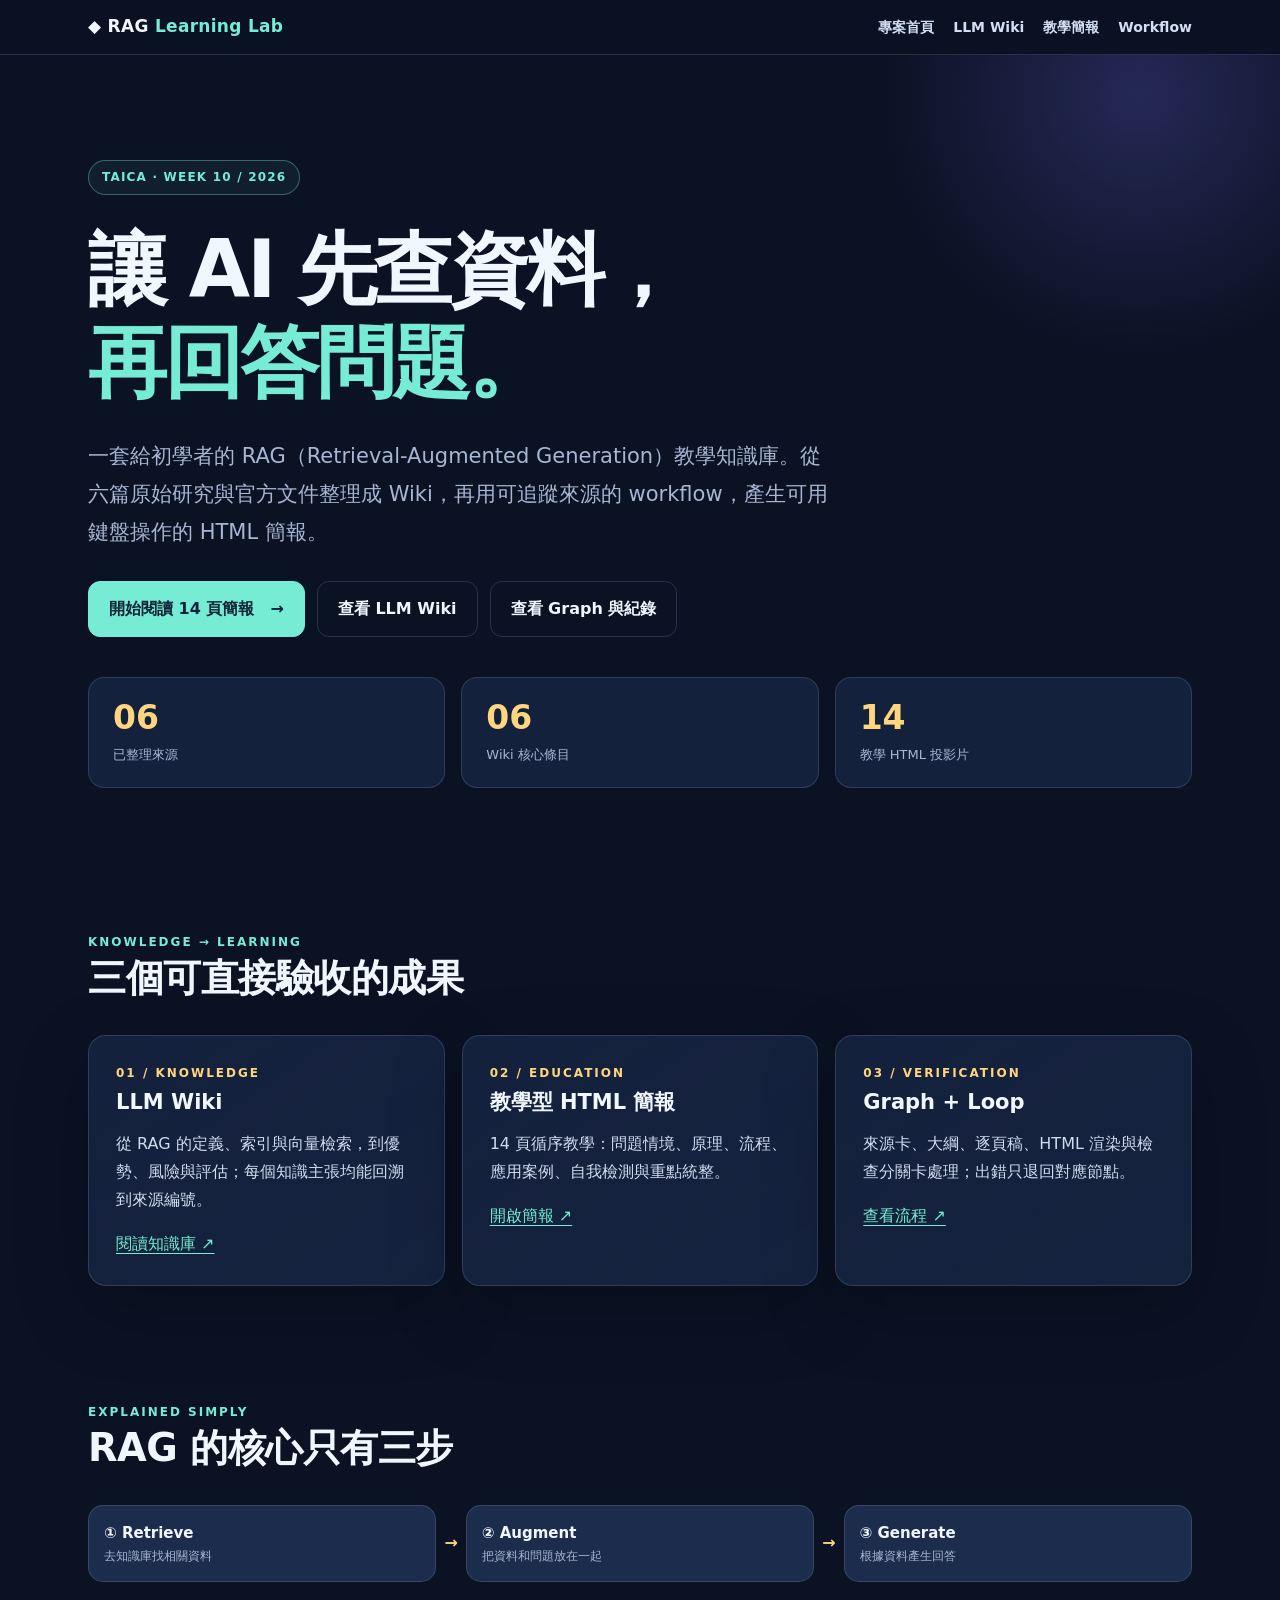
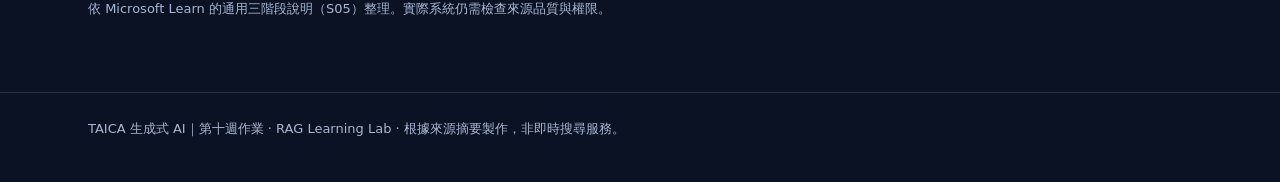
<file: index.html>
<!doctype html>
<html lang="zh-Hant"><head><meta charset="utf-8"><meta name="viewport" content="width=device-width,initial-scale=1"><meta name="description" content="RAG Learning Lab，第十週作業"><title>專案首頁｜RAG Learning Lab</title><link rel="stylesheet" href="assets/site.css"></head><body><header class="navbar"><div class="navinner"><a class="brand" href="index.html">◆ RAG <b>Learning Lab</b></a><nav class="navlinks" aria-label="主要導覽"><a href="index.html">專案首頁</a><a href="wiki.html">LLM Wiki</a><a href="slides.html">教學簡報</a><a href="workflow.html">Workflow</a></nav></div></header><main><div class="hero"><div class="shell"><span class="pill">TAICA · WEEK 10 / 2026</span><h1>讓 AI 先查資料，<br><em>再回答問題。</em></h1><p class="lead">一套給初學者的 RAG（Retrieval-Augmented Generation）教學知識庫。從六篇原始研究與官方文件整理成 Wiki，再用可追蹤來源的 workflow，產生可用鍵盤操作的 HTML 簡報。</p><div class="actions"><a class="btn" href="slides.html">開始閱讀 14 頁簡報　→</a><a class="btn secondary" href="wiki.html">查看 LLM Wiki</a><a class="btn secondary" href="workflow.html">查看 Graph 與紀錄</a></div><div class="statrow"><div class="stat"><strong>06</strong><span>已整理來源</span></div><div class="stat"><strong>06</strong><span>Wiki 核心條目</span></div><div class="stat"><strong>14</strong><span>教學 HTML 投影片</span></div></div></div></div><section class="content"><div class="shell"><div class="sectionhead"><div class="eyebrow">KNOWLEDGE → LEARNING</div><h2>三個可直接驗收的成果</h2></div><div class="grid3"><article class="panel"><div class="num">01 / KNOWLEDGE</div><h3>LLM Wiki</h3><p>從 RAG 的定義、索引與向量檢索，到優勢、風險與評估；每個知識主張均能回溯到來源編號。</p><a href="wiki.html">閱讀知識庫 ↗</a></article><article class="panel"><div class="num">02 / EDUCATION</div><h3>教學型 HTML 簡報</h3><p>14 頁循序教學：問題情境、原理、流程、應用案例、自我檢測與重點統整。</p><a href="slides.html">開啟簡報 ↗</a></article><article class="panel"><div class="num">03 / VERIFICATION</div><h3>Graph + Loop</h3><p>來源卡、大綱、逐頁稿、HTML 渲染與檢查分關卡處理；出錯只退回對應節點。</p><a href="workflow.html">查看流程 ↗</a></article></div></div></section><section class="content"><div class="shell"><div class="sectionhead"><div class="eyebrow">EXPLAINED SIMPLY</div><h2>RAG 的核心只有三步</h2></div><div class="flowline"><div class="flowbox">① Retrieve<span>去知識庫找相關資料</span></div><div class="arrow">→</div><div class="flowbox">② Augment<span>把資料和問題放在一起</span></div><div class="arrow">→</div><div class="flowbox">③ Generate<span>根據資料產生回答</span></div></div><p class="small" style="margin-top:16px">依 Microsoft Learn 的通用三階段說明（S05）整理。實際系統仍需檢查來源品質與權限。</p></div></section></main><footer class="footer"><div class="shell">TAICA 生成式 AI｜第十週作業 · RAG Learning Lab · 根據來源摘要製作，非即時搜尋服務。</div></footer></body></html>
</file>
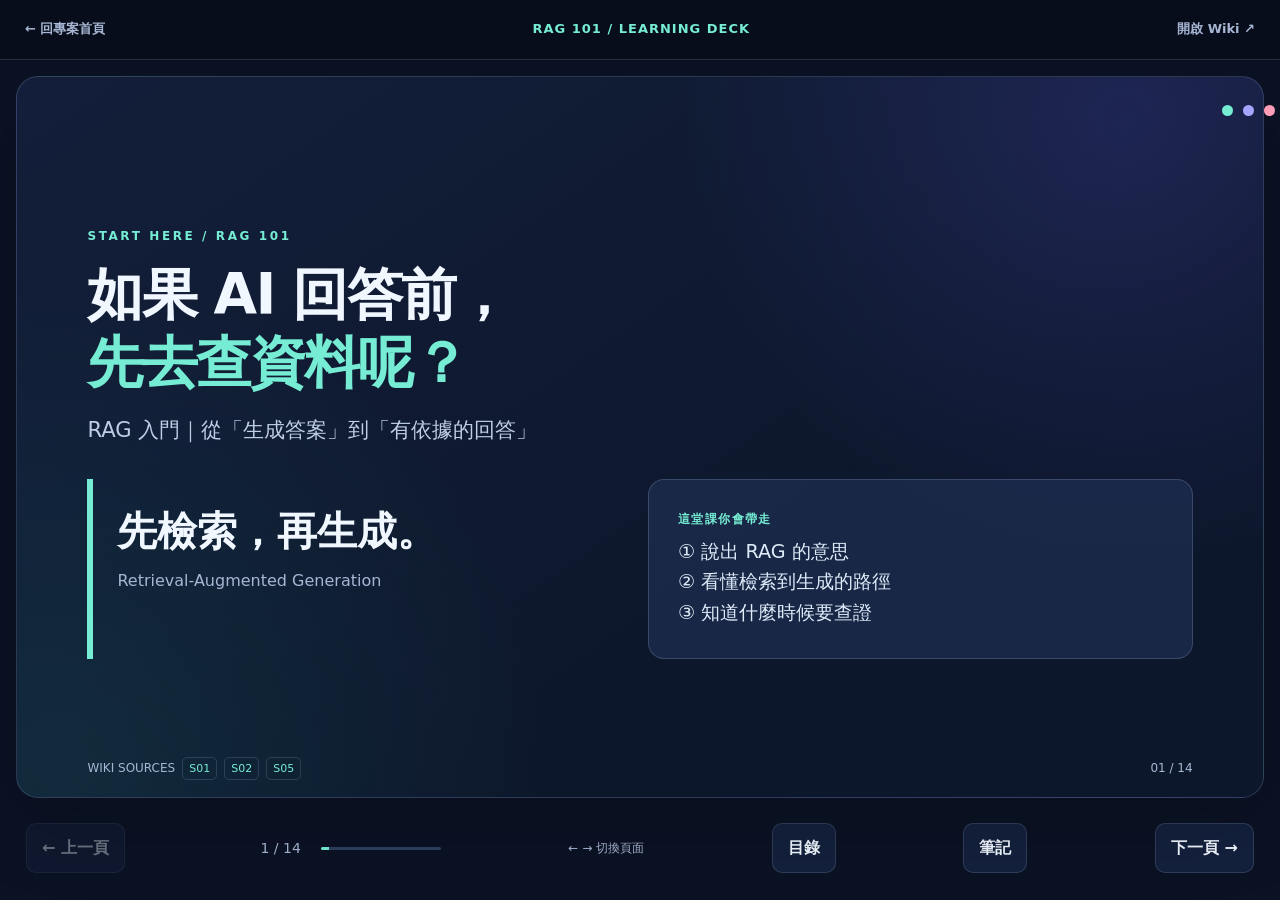
<file: slides.html>
<!doctype html><html lang="zh-Hant"><head><meta charset="utf-8"><meta name="viewport" content="width=device-width,initial-scale=1"><meta name="description" content="14 頁繁體中文 RAG 初學者教學簡報，根據 LLM Wiki 與六篇來源整理。"><title>RAG 101｜教學 HTML 簡報</title><link rel="stylesheet" href="assets/site.css">
<style>
body.deck-body{overflow-x:hidden}.deck-header{height:60px;display:flex;align-items:center;justify-content:space-between;gap:8px;border-bottom:1px solid var(--border);padding:0 25px;background:rgba(7,13,27,.95);position:relative;z-index:2}.deck-header a{text-decoration:none;color:var(--muted);font-weight:750;font-size:13px}.deck-header strong{color:var(--mint);letter-spacing:1px;font-size:13px}.deck-main{max-width:1400px;margin:0 auto;min-height:calc(100svh - 148px);display:flex;align-items:stretch;padding:16px}.slide{display:none;width:100%;min-height:calc(100svh - 178px);border:1px solid rgba(192,214,254,.17);background:radial-gradient(circle at 89% 6%,rgba(99,91,238,.19),transparent 34%),radial-gradient(circle at 4% 96%,rgba(38,194,165,.1),transparent 35%),linear-gradient(145deg,#131f3a,#0d172c 65%);border-radius:22px;padding:clamp(28px,5vw,70px) clamp(25px,5.5vw,76px) 53px;position:relative;box-shadow:0 25px 80px rgba(0,0,0,.2);flex-direction:column;justify-content:center}.slide.active{display:flex}.slide:before{content:"";position:absolute;top:28px;right:30px;width:11px;height:11px;border-radius:50%;background:var(--mint);box-shadow:21px 0 var(--purple),42px 0 var(--rose)}.deck-eyebrow{font-weight:900;font-size:12px;color:var(--mint);letter-spacing:2.6px;margin-bottom:14px}.slide-title{font-size:clamp(32px,4.4vw,67px);line-height:1.21;letter-spacing:-1.8px;margin:0 0 14px;font-weight:900;max-width:1080px}.slide-title span{color:var(--mint)}.slide-sub{color:#bfcee5;font-size:clamp(15px,1.65vw,22px);max-width:980px;margin:0 0 clamp(18px,3vw,30px)}.slide-body{width:100%}.two,.three,.four{display:grid;gap:16px}.two{grid-template-columns:repeat(2,minmax(0,1fr))}.three{grid-template-columns:repeat(3,minmax(0,1fr))}.four{grid-template-columns:repeat(4,minmax(0,1fr))}.slide-panel{background:rgba(34,53,91,.57);border-radius:16px;border:1px solid rgba(206,219,251,.18);padding:clamp(18px,2.5vw,29px);min-width:0}.slide-panel p{font-size:clamp(15px,1.5vw,20px);line-height:1.6;margin:7px 0 0;color:#dfebf9}.slide-panel h3{font-size:clamp(18px,1.9vw,27px);line-height:1.3;margin:8px 0}.slide-panel.good{border-color:rgba(117,236,211,.55);background:rgba(117,236,211,.08)}.slide-panel.bad{border-color:rgba(255,156,183,.45);background:rgba(255,156,183,.065)}.kicker{font-size:12px;letter-spacing:1.4px;color:var(--mint);text-transform:uppercase;font-weight:850}.card-no{font-weight:850;font-size:18px;letter-spacing:1px;color:var(--gold)}.huge{font-size:55px;line-height:1.5}.bigquote{border-left:6px solid var(--mint);padding:26px 24px;font-size:clamp(26px,3.1vw,48px);font-weight:900;line-height:1.35}.bigquote small{display:block;font-size:16px;color:var(--muted);font-weight:500;margin-top:12px}.steps{display:flex;align-items:stretch;gap:12px}.step{flex:1;min-width:0;padding:25px 15px;text-align:center;background:var(--surface2);border:1px solid var(--border);border-radius:16px}.step b{display:block;color:var(--gold);font-size:35px}.step strong{display:block;font-size:clamp(18px,2vw,29px);line-height:1.4}.step small{display:block;color:var(--muted);font-size:clamp(13px,1.2vw,17px);margin-top:9px}.compact{margin-top:18px;text-align:center;font-size:17px;color:#dce7f8}.slide-hint{margin:17px 0 0;color:var(--gold);font-size:15px}.example{display:grid;gap:13px}.bubble{border-radius:14px;padding:15px 23px;font-size:clamp(15px,1.75vw,22px);border:1px solid var(--border);max-width:88%}.bubble.q{background:var(--surface2)}.bubble.doc{justify-self:center;background:rgba(167,164,255,.13);border-color:rgba(167,164,255,.4)}.bubble.ans{justify-self:end;background:rgba(117,236,211,.1);border-color:rgba(117,236,211,.5)}.endlinks{display:flex;gap:20px;flex-wrap:wrap;margin-top:25px}.endlinks a{font-weight:800}.quiz{display:grid;gap:11px;max-width:1000px}.quiz-option{text-align:left;background:var(--surface2);padding:15px 20px;border-radius:13px;border:1px solid var(--border);color:var(--ink);cursor:pointer;font-size:clamp(15px,1.6vw,20px)}.quiz-option:hover,.quiz-option:focus-visible{outline:2px solid var(--mint)}.quiz-option.correct{border-color:var(--mint);background:rgba(117,236,211,.12)}.quiz-option.incorrect{border-color:var(--rose);background:rgba(255,156,183,.12)}.quiz-result{font-size:16px;color:var(--gold);margin:8px 0 0}.slide-citations{font-size:12px;position:absolute;bottom:17px;left:clamp(25px,5.5vw,76px);right:clamp(25px,5.5vw,76px);color:#a6b7d3;display:flex;gap:7px;flex-wrap:wrap;align-items:center}.slide-citations a{border:1px solid var(--border);font-size:11px;color:var(--mint);border-radius:5px;padding:1px 6px;text-decoration:none}.deck-nav{min-height:74px;display:flex;justify-content:space-between;align-items:center;gap:9px;max-width:1400px;margin:0 auto;padding:6px 26px 12px}.navbutton{border:1px solid var(--border);padding:10px 15px;background:var(--surface);border-radius:10px;color:var(--ink);font-weight:750;cursor:pointer}.navbutton:hover{border-color:var(--mint)}.navbutton:disabled{opacity:.4;cursor:not-allowed}.counter{color:var(--muted);min-width:56px;text-align:center;font-size:14px}.progress{height:3px;width:120px;background:#2d405e;border-radius:100px;overflow:hidden}.progress i{height:100%;display:block;background:var(--mint);transition:width .2s}.deck-help{color:var(--muted);font-size:12px}.deck-notes{display:none;background:var(--surface);border:1px solid var(--border);border-radius:12px;padding:18px 22px;margin-top:18px;color:#dce7f8}.deck-notes.visible{display:block}.deck-notes strong{color:var(--gold)}.deck-footer{display:none}.outline-dialog{border:1px solid var(--border);background:#152443;color:var(--ink);border-radius:17px;max-height:85svh;width:min(620px,92vw);padding:27px;box-shadow:var(--shadow)}.outline-dialog::backdrop{background:rgba(0,0,0,.7)}.outline-dialog button{display:block;color:var(--ink);border:0;background:transparent;padding:9px 0;text-align:left;cursor:pointer;width:100%;border-bottom:1px solid var(--border)}.outline-dialog button:hover{color:var(--mint)}.outline-dialog button.close{width:auto;margin-left:auto;color:var(--mint);border:1px solid var(--border);border-radius:8px;padding:5px 10px}
@media(max-width:780px){.deck-header{padding:0 14px}.deck-header a{font-size:12px}.deck-main{padding:8px;min-height:auto}.slide{padding:32px 23px 58px;min-height:calc(100svh - 155px)}.slide-title{letter-spacing:-.4px;font-size:clamp(31px,7vw,44px)}.slide-sub{margin-bottom:16px}.three,.four,.two{grid-template-columns:1fr}.three,.four{gap:8px}.slide-panel{padding:14px 17px}.slide-panel h3{font-size:18px;margin:3px 0}.slide-panel p{font-size:14px;line-height:1.4}.slide-hint{font-size:12px}.slide-citations{bottom:14px;left:23px;right:23px}.deck-nav{padding:5px 12px 12px}.deck-help{display:none}.progress{width:60px}.steps{flex-direction:column;gap:8px}.step{padding:9px;display:grid;grid-template-columns:46px 1fr;column-gap:12px;text-align:left}.step b{grid-row:span 2;font-size:28px;align-self:center}.step strong{font-size:17px}.step small{font-size:12px;margin:0}.bigquote{font-size:27px;padding:15px}.huge{display:none}.example .bubble{max-width:100%;font-size:14px;padding:9px 14px}.quiz-option{font-size:14px;padding:12px}.slide:before{top:13px;right:65px;width:7px;height:7px;box-shadow:13px 0 var(--purple),26px 0 var(--rose)}.deck-notes{font-size:14px}}
@media print{@page{size:A4 landscape;margin:0}html,body{background:#0b1224!important;color:#f1f7ff!important}.deck-header,.deck-nav,.deck-notes,.outline-dialog,.deck-footer{display:none!important}.deck-main{padding:0;display:block;max-width:none}.slide,.slide.active{display:flex!important;width:100vw;height:210mm!important;min-height:210mm!important;break-after:page;page-break-after:always;border:0;border-radius:0;box-shadow:none;-webkit-print-color-adjust:exact;print-color-adjust:exact}.slide-title{font-size:52px}.slide,.slide.active{padding:45px 58px 58px!important}.slide-citations{left:58px!important;right:58px!important}}
</style>
</head><body class="deck-body"><header class="deck-header"><a href="index.html">← 回專案首頁</a><strong>RAG 101 / LEARNING DECK</strong><a href="wiki.html">開啟 Wiki ↗</a></header><main class="deck-main" id="deck"><section class="slide active" id="slide-1" data-slide="1" data-sources="S01,S02,S05" aria-roledescription="投影片" aria-label="第 1 頁：如果 AI 回答前，先去查資料呢？" aria-hidden="false"><div class="deck-eyebrow">START HERE / RAG 101</div><h1 class="slide-title">如果 AI 回答前，<br><span>先去查資料呢？</span></h1><p class="slide-sub">RAG 入門｜從「生成答案」到「有依據的回答」</p><div class="slide-body"><div class="two"><div class="bigquote">先檢索，再生成。<small>Retrieval-Augmented Generation</small></div><div class="slide-panel"><div class="kicker">這堂課你會帶走</div><p>① 說出 RAG 的意思<br>② 看懂檢索到生成的路徑<br>③ 知道什麼時候要查證</p></div></div></div><div class="slide-citations"><span>WIKI SOURCES</span><a href="wiki.html#S01" title="開啟資料來源 S01">S01</a> <a href="wiki.html#S02" title="開啟資料來源 S02">S02</a> <a href="wiki.html#S05" title="開啟資料來源 S05">S05</a><span style="margin-left:auto">01 / 14</span></div><aside class="deck-notes"><strong>講者筆記：</strong>開場可以問同學：面對校內公告、公司新政策，你會想要 AI 從記憶回答，還是先查原始文件？</aside></section><section class="slide" id="slide-2" data-slide="2" data-sources="S02,S05,S06" aria-roledescription="投影片" aria-label="第 2 頁：先從 三個問題 開始" aria-hidden="true"><div class="deck-eyebrow">LEARNING GOALS / RAG 101</div><h1 class="slide-title">先從 <span>三個問題</span> 開始</h1><p class="slide-sub">不需要會寫模型，也能掌握 RAG 的基本架構</p><div class="slide-body"><div class="three"><div class="slide-panel"><div class="card-no">01</div><h3>為什麼需要？</h3><p>模型的知識可能不夠新，也未必包含特定文件。</p></div><div class="slide-panel"><div class="card-no">02</div><h3>怎麼運作？</h3><p>找到內容 → 加入問題 → 生成答案。</p></div><div class="slide-panel"><div class="card-no">03</div><h3>怎麼檢查？</h3><p>不只看答案順不順，也看資料找對了沒有。</p></div></div></div><div class="slide-citations"><span>WIKI SOURCES</span><a href="wiki.html#S02" title="開啟資料來源 S02">S02</a> <a href="wiki.html#S05" title="開啟資料來源 S05">S05</a> <a href="wiki.html#S06" title="開啟資料來源 S06">S06</a><span style="margin-left:auto">02 / 14</span></div><aside class="deck-notes"><strong>講者筆記：</strong>用問題導向的三階段組織課程，避免從一堆陌生名詞開始。</aside></section><section class="slide" id="slide-3" data-slide="3" data-sources="S01,S02,S03" aria-roledescription="投影片" aria-label="第 3 頁：LLM 很會說，但不一定知道最新的事" aria-hidden="true"><div class="deck-eyebrow">THE PROBLEM / RAG 101</div><h1 class="slide-title">LLM 很會說，<br>但<span>不一定知道最新的事</span></h1><p class="slide-sub">如果沒有外部資料，模型可能缺少你真正想問的情境</p><div class="slide-body"><div class="two"><div class="slide-panel bad"><div class="kicker">只有模型</div><h3>「這學期的公告是？」</h3><p>可能依既有訓練資訊作答，卻無法確定是否最新。</p></div><div class="slide-panel good"><div class="kicker">加入外部資料</div><h3>先找本學期公告</h3><p>找到指定文件後，再根據文件整理回應並附來源。</p></div></div><p class="slide-hint">RAG 是減少這類風險的方法，不是保證永遠答對。</p></div><div class="slide-citations"><span>WIKI SOURCES</span><a href="wiki.html#S01" title="開啟資料來源 S01">S01</a> <a href="wiki.html#S02" title="開啟資料來源 S02">S02</a> <a href="wiki.html#S03" title="開啟資料來源 S03">S03</a><span style="margin-left:auto">03 / 14</span></div><aside class="deck-notes"><strong>講者筆記：</strong>不要把降低幻覺描述成「完全不會幻覺」；這是本次來源忠實度檢查的重點。</aside></section><section class="slide" id="slide-4" data-slide="4" data-sources="S01,S03,S04" aria-roledescription="投影片" aria-label="第 4 頁：RAG = 開書考試" aria-hidden="true"><div class="deck-eyebrow">THE BIG IDEA / RAG 101</div><h1 class="slide-title">RAG = <span>開書考試</span></h1><p class="slide-sub">檢索（Retrieval）＋ 增強（Augmentation）＋ 生成（Generation）</p><div class="slide-body"><div class="two"><div class="slide-panel"><div class="huge">📚</div><h3>外部知識庫</h3><p>提供相關段落、文件標題與可追蹤來源。</p></div><div class="slide-panel"><div class="huge">✍️</div><h3>語言模型</h3><p>理解問題，組織段落並用自然語言回答。</p></div></div><p class="slide-hint">比喻的重點：把「找資料」和「寫答案」分工。</p></div><div class="slide-citations"><span>WIKI SOURCES</span><a href="wiki.html#S01" title="開啟資料來源 S01">S01</a> <a href="wiki.html#S03" title="開啟資料來源 S03">S03</a> <a href="wiki.html#S04" title="開啟資料來源 S04">S04</a><span style="margin-left:auto">04 / 14</span></div><aside class="deck-notes"><strong>講者筆記：</strong>說明這只是概念比喻；真正系統還有索引、權限及文字整合等部分。</aside></section><section class="slide" id="slide-5" data-slide="5" data-sources="S03,S05" aria-roledescription="投影片" aria-label="第 5 頁：RAG 的 四個角色" aria-hidden="true"><div class="deck-eyebrow">SYSTEM VIEW / RAG 101</div><h1 class="slide-title">RAG 的 <span>四個角色</span></h1><p class="slide-sub">IBM 的常見架構分類</p><div class="slide-body"><div class="four"><div class="slide-panel"><div class="card-no">01</div><h3>知識庫</h3><p>存放外部資料</p></div><div class="slide-panel"><div class="card-no">02</div><h3>檢索器</h3><p>找相關片段</p></div><div class="slide-panel"><div class="card-no">03</div><h3>整合層</h3><p>組合問題與內容</p></div><div class="slide-panel"><div class="card-no">04</div><h3>生成器</h3><p>整理並回應</p></div></div><p class="slide-hint">這是邏輯元件，不代表一定要建立四台伺服器。</p></div><div class="slide-citations"><span>WIKI SOURCES</span><a href="wiki.html#S03" title="開啟資料來源 S03">S03</a> <a href="wiki.html#S05" title="開啟資料來源 S05">S05</a><span style="margin-left:auto">05 / 14</span></div><aside class="deck-notes"><strong>講者筆記：</strong>如果教學對象不熟悉程式架構，可以先只看這四個卡片，不展開產品細節。</aside></section><section class="slide" id="slide-6" data-slide="6" data-sources="S04,S05" aria-roledescription="投影片" aria-label="第 6 頁：資料要先做好 準備" aria-hidden="true"><div class="deck-eyebrow">BEFORE QUESTIONS / RAG 101</div><h1 class="slide-title">資料要先做好 <span>準備</span></h1><p class="slide-sub">不是把一疊 PDF 直接丟給模型就結束</p><div class="slide-body"><div class="steps"><div class="step"><b>1</b><strong>蒐集可信文件</strong><small>公告、手冊、論文</small></div><div class="step"><b>2</b><strong>拆成可查片段</strong><small>Chunk / 文件區塊</small></div><div class="step"><b>3</b><strong>建立檢索索引</strong><small>Index + 中繼資料</small></div></div><div class="slide-panel compact">有些系統會將文字轉成 <strong>Embedding</strong>（數值向量），用來找到語意相近的片段。</div></div><div class="slide-citations"><span>WIKI SOURCES</span><a href="wiki.html#S04" title="開啟資料來源 S04">S04</a> <a href="wiki.html#S05" title="開啟資料來源 S05">S05</a><span style="margin-left:auto">06 / 14</span></div><aside class="deck-notes"><strong>講者筆記：</strong>Embedding 是向量表示，不是判斷句子真假的神奇分數。Chunk 大小會影響檢索，但本課不討論具體參數。</aside></section><section class="slide" id="slide-7" data-slide="7" data-sources="S02,S03,S05" aria-roledescription="投影片" aria-label="第 7 頁：提問後的 三步流程" aria-hidden="true"><div class="deck-eyebrow">AT QUESTION TIME / RAG 101</div><h1 class="slide-title">提問後的 <span>三步流程</span></h1><p class="slide-sub">Retrieve → Augment → Generate</p><div class="slide-body"><div class="steps"><div class="step"><b>①</b><strong>Retrieve</strong><small>搜尋相關片段</small></div><div class="step"><b>②</b><strong>Augment</strong><small>把片段加入問題</small></div><div class="step"><b>③</b><strong>Generate</strong><small>模型根據資料作答</small></div></div><div class="slide-panel compact">最重要的是：模型回答時，<strong>有機會使用取回的資料當作依據</strong>，而不是只靠訓練時留下的知識。</div></div><div class="slide-citations"><span>WIKI SOURCES</span><a href="wiki.html#S02" title="開啟資料來源 S02">S02</a> <a href="wiki.html#S03" title="開啟資料來源 S03">S03</a> <a href="wiki.html#S05" title="開啟資料來源 S05">S05</a><span style="margin-left:auto">07 / 14</span></div><aside class="deck-notes"><strong>講者筆記：</strong>這張只看線上問答流程，與前一張離線資料準備形成對比。</aside></section><section class="slide" id="slide-8" data-slide="8" data-sources="S02,S05" aria-roledescription="投影片" aria-label="第 8 頁：假設有人問：「加退選到哪一天？」" aria-hidden="true"><div class="deck-eyebrow">A CONCRETE EXAMPLE / RAG 101</div><h1 class="slide-title">假設有人問：<br><span>「加退選到哪一天？」</span></h1><p class="slide-sub">以下是虛構的教學情境，不是任何學校的實際公告</p><div class="slide-body"><div class="example"><div class="bubble q">學生：這學期加退選的截止日是什麼時候？</div><div class="bubble doc">檢索器：找到「本學期選課公告」中的截止日期欄位。</div><div class="bubble ans">AI：依該公告的日期作答，並提供公告連結。</div></div><p class="slide-hint">沒有找到公告？正確做法是說資料不足，而不是自行猜測日期。</p></div><div class="slide-citations"><span>WIKI SOURCES</span><a href="wiki.html#S02" title="開啟資料來源 S02">S02</a> <a href="wiki.html#S05" title="開啟資料來源 S05">S05</a><span style="margin-left:auto">08 / 14</span></div><aside class="deck-notes"><strong>講者筆記：</strong>刻意不填入真實日期，避免與校務系統不一致。</aside></section><section class="slide" id="slide-9" data-slide="9" data-sources="S03,S05" aria-roledescription="投影片" aria-label="第 9 頁：怎麼決定 要找哪份資料？" aria-hidden="true"><div class="deck-eyebrow">SEARCH OPTIONS / RAG 101</div><h1 class="slide-title">怎麼決定 <span>要找哪份資料</span>？</h1><p class="slide-sub">索引可以支援不只一種檢索方式</p><div class="slide-body"><div class="three"><div class="slide-panel"><div class="kicker">Keyword</div><h3>關鍵字</h3><p>善於比對明確詞語、代碼或標題。</p></div><div class="slide-panel"><div class="kicker">Vector</div><h3>向量搜尋</h3><p>使用 Embedding 的數值表示比對相近內容。</p></div><div class="slide-panel"><div class="kicker">Hybrid</div><h3>混合搜尋</h3><p>結合不同檢索方式，提高找到所需內容的機會。</p></div></div><p class="slide-hint">不需要只選一種；方法要依資料與問題測試。</p></div><div class="slide-citations"><span>WIKI SOURCES</span><a href="wiki.html#S03" title="開啟資料來源 S03">S03</a> <a href="wiki.html#S05" title="開啟資料來源 S05">S05</a><span style="margin-left:auto">09 / 14</span></div><aside class="deck-notes"><strong>講者筆記：</strong>避免把「向量搜尋」說成「永遠更精準」；文件只列出不同檢索模式。</aside></section><section class="slide" id="slide-10" data-slide="10" data-sources="S03,S05,S06" aria-roledescription="投影片" aria-label="第 10 頁：有來源 ≠ 一定正確" aria-hidden="true"><div class="deck-eyebrow">KNOW THE LIMITS / RAG 101</div><h1 class="slide-title">有來源 ≠ <span>一定正確</span></h1><p class="slide-sub">RAG 仍可能發生三類錯誤</p><div class="slide-body"><div class="three"><div class="slide-panel bad"><h3>找錯資料</h3><p>檢索沒有找到關鍵內容。</p></div><div class="slide-panel bad"><h3>讀錯資料</h3><p>回答把條件或結論講反。</p></div><div class="slide-panel bad"><h3>用錯資料</h3><p>資料過期，或超過使用者的閱讀權限。</p></div></div><p class="slide-hint">所以不能只問「有沒有回答」，還要問「答案由哪份資料支持」。</p></div><div class="slide-citations"><span>WIKI SOURCES</span><a href="wiki.html#S03" title="開啟資料來源 S03">S03</a> <a href="wiki.html#S05" title="開啟資料來源 S05">S05</a> <a href="wiki.html#S06" title="開啟資料來源 S06">S06</a><span style="margin-left:auto">10 / 14</span></div><aside class="deck-notes"><strong>講者筆記：</strong>來源指出幻覺仍可能發生，權限也應在檢索層控制。</aside></section><section class="slide" id="slide-11" data-slide="11" data-sources="S05,S06" aria-roledescription="投影片" aria-label="第 11 頁：驗證要分成 兩個關卡" aria-hidden="true"><div class="deck-eyebrow">CHECK IN TWO PLACES / RAG 101</div><h1 class="slide-title">驗證要分成 <span>兩個關卡</span></h1><p class="slide-sub">先查檢索，再查生成</p><div class="slide-body"><div class="two"><div class="slide-panel"><div class="card-no">GATE A</div><h3>檢索品質</h3><p>「找回來的片段真的有回答所需的資訊嗎？」</p></div><div class="slide-panel"><div class="card-no">GATE B</div><h3>答案忠實度</h3><p>「答案中的重要說法，能被那些片段支持嗎？」</p></div></div><p class="slide-hint">如果第一關就錯，就先修檢索，不必把整份答案重新生成。</p></div><div class="slide-citations"><span>WIKI SOURCES</span><a href="wiki.html#S05" title="開啟資料來源 S05">S05</a> <a href="wiki.html#S06" title="開啟資料來源 S06">S06</a><span style="margin-left:auto">11 / 14</span></div><aside class="deck-notes"><strong>講者筆記：</strong>這是整份作業 Graph 設計的連結：錯誤越早被抓到，退回的範圍越小。</aside></section><section class="slide" id="slide-12" data-slide="12" data-sources="S02,S03,S05" aria-roledescription="投影片" aria-label="第 12 頁：RAG 與 微調 不一樣" aria-hidden="true"><div class="deck-eyebrow">COMPARISON / RAG 101</div><h1 class="slide-title">RAG 與 <span>微調</span> 不一樣</h1><p class="slide-sub">兩者可以搭配，但處理的問題不同</p><div class="slide-body"><div class="two"><div class="slide-panel good"><div class="kicker">RAG</div><h3>補上外部知識</h3><p>適合需要特定文件、可更新的資料與可追蹤來源。</p></div><div class="slide-panel"><div class="kicker">Fine-tuning</div><h3>調整模型行為</h3><p>偏向特定任務、輸出方式與行為上的調整。</p></div></div><p class="slide-hint">不是「用了微調就不需要檢索」，也不是「RAG 可以取代所有訓練」。</p></div><div class="slide-citations"><span>WIKI SOURCES</span><a href="wiki.html#S02" title="開啟資料來源 S02">S02</a> <a href="wiki.html#S03" title="開啟資料來源 S03">S03</a> <a href="wiki.html#S05" title="開啟資料來源 S05">S05</a><span style="margin-left:auto">12 / 14</span></div><aside class="deck-notes"><strong>講者筆記：</strong>可請同學舉例：每週更新公告偏 RAG；大量固定格式產出可能需考慮 fine-tuning。</aside></section><section class="slide" id="slide-13" data-slide="13" data-sources="S02,S03,S05" aria-roledescription="投影片" aria-label="第 13 頁：你會怎麼選？ 小測驗" aria-hidden="true"><div class="deck-eyebrow">QUICK CHECK / RAG 101</div><h1 class="slide-title">你會怎麼選？ <span>小測驗</span></h1><p class="slide-sub">請選出最適合優先採用 RAG 的情境</p><div class="slide-body"><div class="quiz" id="quiz"><button class="quiz-option" data-correct="false" type="button">A　想讓 AI 的文字風格長期固定</button><button class="quiz-option" data-correct="true" type="button">B　希望 AI 根據每週更新的校園公告回答</button><button class="quiz-option" data-correct="false" type="button">C　只需要把一段現有文字改成條列式</button><p class="quiz-result" aria-live="polite">選一個答案，看看理由。</p></div></div><div class="slide-citations"><span>WIKI SOURCES</span><a href="wiki.html#S02" title="開啟資料來源 S02">S02</a> <a href="wiki.html#S03" title="開啟資料來源 S03">S03</a> <a href="wiki.html#S05" title="開啟資料來源 S05">S05</a><span style="margin-left:auto">13 / 14</span></div><aside class="deck-notes"><strong>講者筆記：</strong>答案 B。RAG 尤其適合需要引用會更新的外部資料；其他情境未必需要 RAG。</aside></section><section class="slide" id="slide-14" data-slide="14" data-sources="S01,S02,S03,S04,S05,S06" aria-roledescription="投影片" aria-label="第 14 頁：記住這 三件事" aria-hidden="true"><div class="deck-eyebrow">TAKEAWAYS / RAG 101</div><h1 class="slide-title">記住這 <span>三件事</span></h1><p class="slide-sub">完成 RAG 入門！</p><div class="slide-body"><div class="three"><div class="slide-panel"><div class="card-no">01</div><h3>RAG 的目的</h3><p>用可檢索的外部知識補足生成所需資訊。</p></div><div class="slide-panel"><div class="card-no">02</div><h3>RAG 的流程</h3><p>Prepare → Retrieve → Augment → Generate。</p></div><div class="slide-panel"><div class="card-no">03</div><h3>RAG 的限制</h3><p>來源、檢索、生成與權限都需要驗證。</p></div></div><div class="endlinks"><a href="wiki.html">閱讀完整 Wiki ↗</a><a href="workflow.html">查看本作業 Graph ↗</a><a href="wiki.html#sources">查看 6 篇來源 ↗</a></div></div><div class="slide-citations"><span>WIKI SOURCES</span><a href="wiki.html#S01" title="開啟資料來源 S01">S01</a> <a href="wiki.html#S02" title="開啟資料來源 S02">S02</a> <a href="wiki.html#S03" title="開啟資料來源 S03">S03</a> <a href="wiki.html#S04" title="開啟資料來源 S04">S04</a> <a href="wiki.html#S05" title="開啟資料來源 S05">S05</a> <a href="wiki.html#S06" title="開啟資料來源 S06">S06</a><span style="margin-left:auto">14 / 14</span></div><aside class="deck-notes"><strong>講者筆記：</strong>提醒：這份簡報是根據已彙整的 Wiki 製作，不是執行中的 RAG 查詢服務。</aside></section></main><nav class="deck-nav" aria-label="投影片控制"><button class="navbutton" id="prev" type="button" aria-label="上一頁">← 上一頁</button><div style="display:flex;align-items:center;gap:12px"><span class="counter" id="counter" aria-live="polite">1 / 14</span><span class="progress" role="progressbar" aria-label="簡報進度" aria-valuemin="1" aria-valuemax="14" aria-valuenow="1" id="progress"><i id="bar" style="width:7.14%"></i></span></div><span class="deck-help">← → 切換頁面</span><button class="navbutton" id="outlineBtn" type="button">目錄</button><button class="navbutton" id="notesBtn" type="button" aria-pressed="false">筆記</button><button class="navbutton" id="next" type="button" aria-label="下一頁">下一頁 →</button></nav><dialog class="outline-dialog" id="outline"><button type="button" class="close" id="closeDialog">關閉 ✕</button><h2 style="font-size:26px">投影片目錄</h2><button type="button" data-jump="1">01　如果 AI 回答前，先去查資料呢？</button><button type="button" data-jump="2">02　先從 三個問題 開始</button><button type="button" data-jump="3">03　LLM 很會說，但不一定知道最新的事</button><button type="button" data-jump="4">04　RAG = 開書考試</button><button type="button" data-jump="5">05　RAG 的 四個角色</button><button type="button" data-jump="6">06　資料要先做好 準備</button><button type="button" data-jump="7">07　提問後的 三步流程</button><button type="button" data-jump="8">08　假設有人問：「加退選到哪一天？」</button><button type="button" data-jump="9">09　怎麼決定 要找哪份資料？</button><button type="button" data-jump="10">10　有來源 ≠ 一定正確</button><button type="button" data-jump="11">11　驗證要分成 兩個關卡</button><button type="button" data-jump="12">12　RAG 與 微調 不一樣</button><button type="button" data-jump="13">13　你會怎麼選？ 小測驗</button><button type="button" data-jump="14">14　記住這 三件事</button></dialog><script src="assets/deck.js"></script></body></html>
</file>
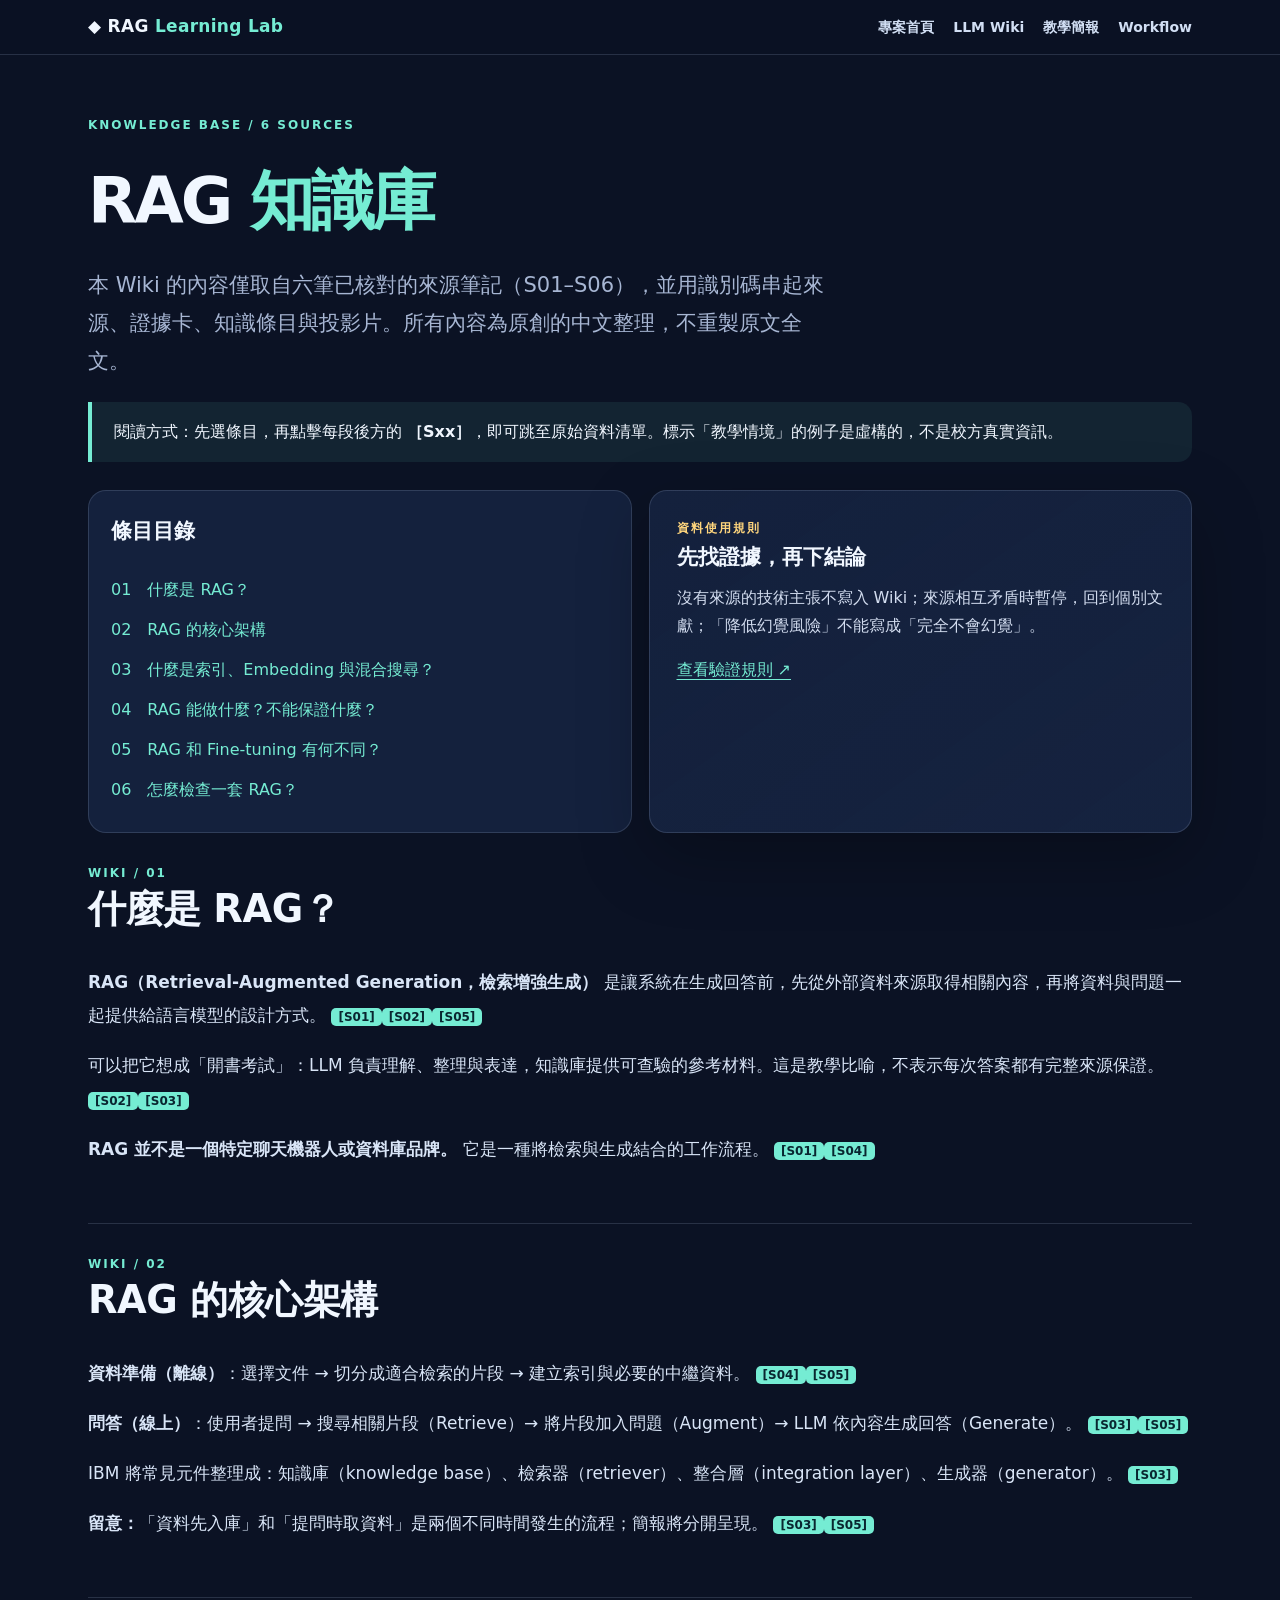
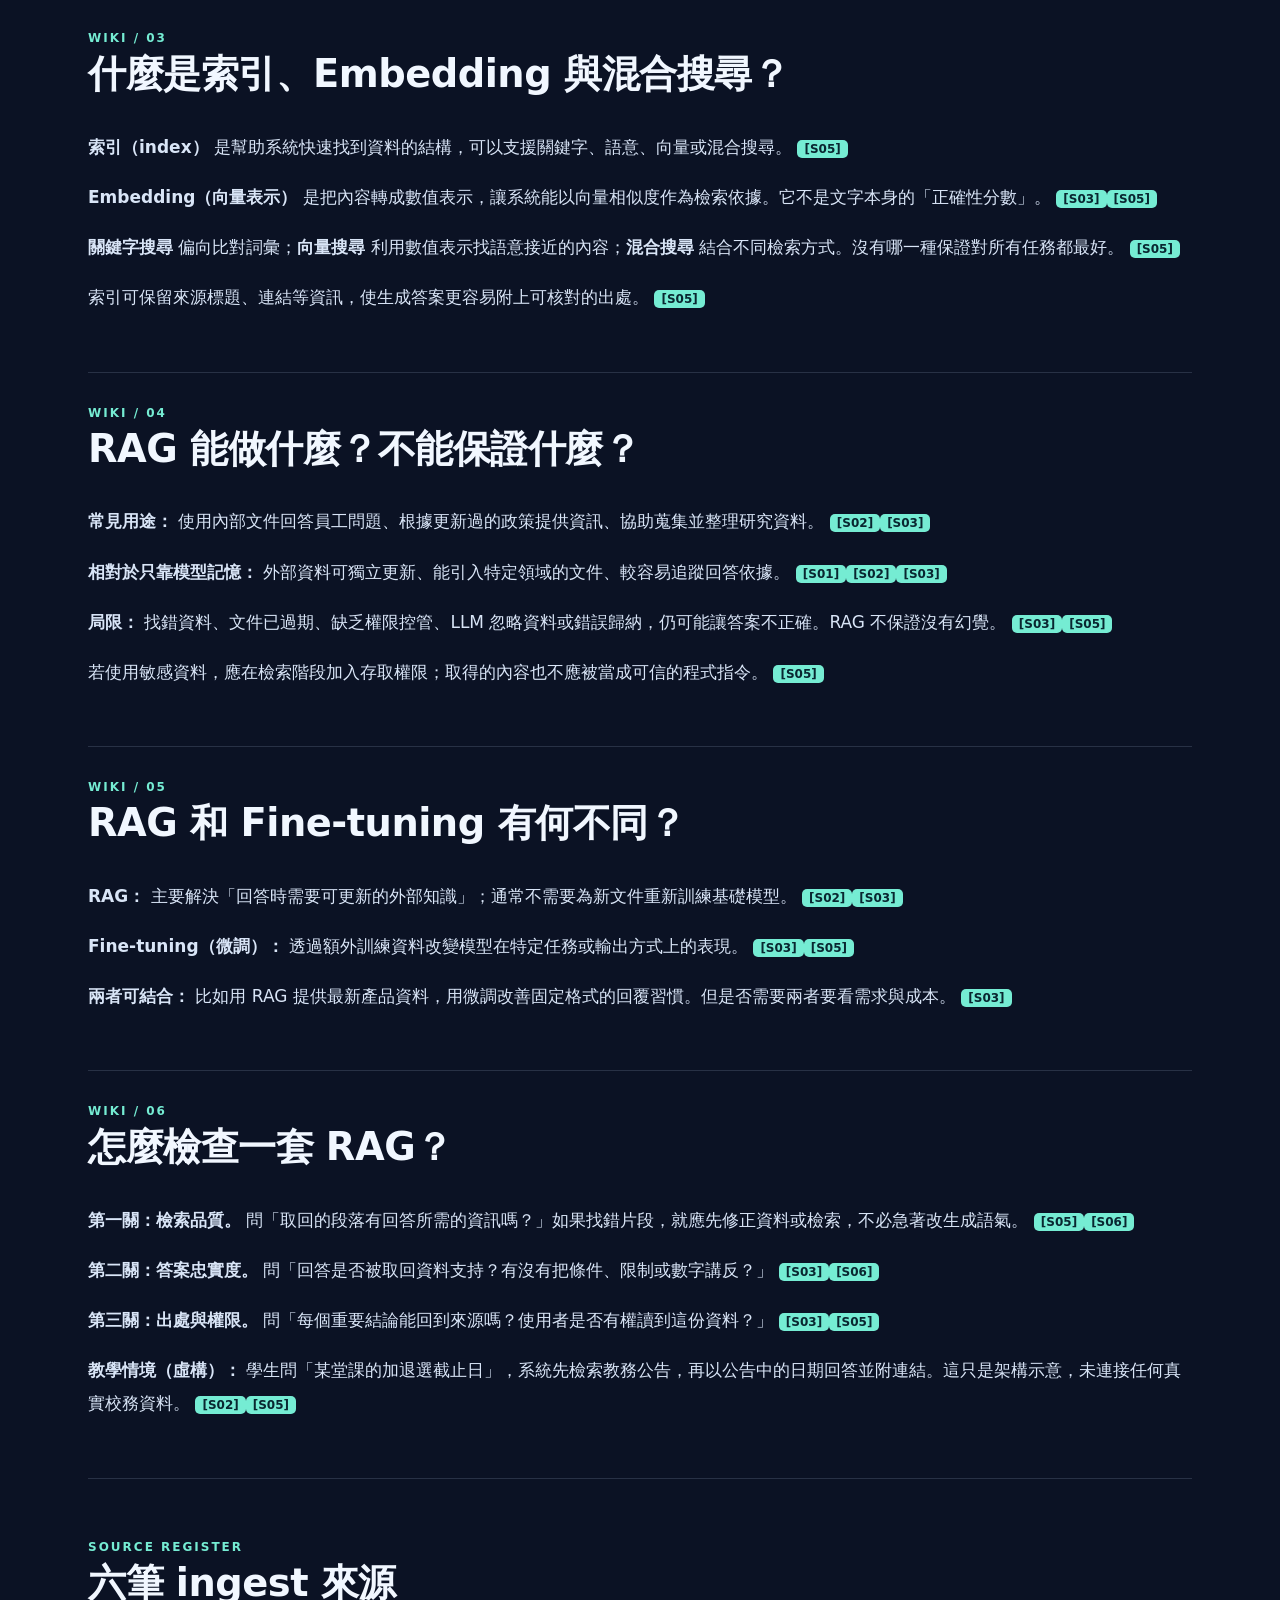
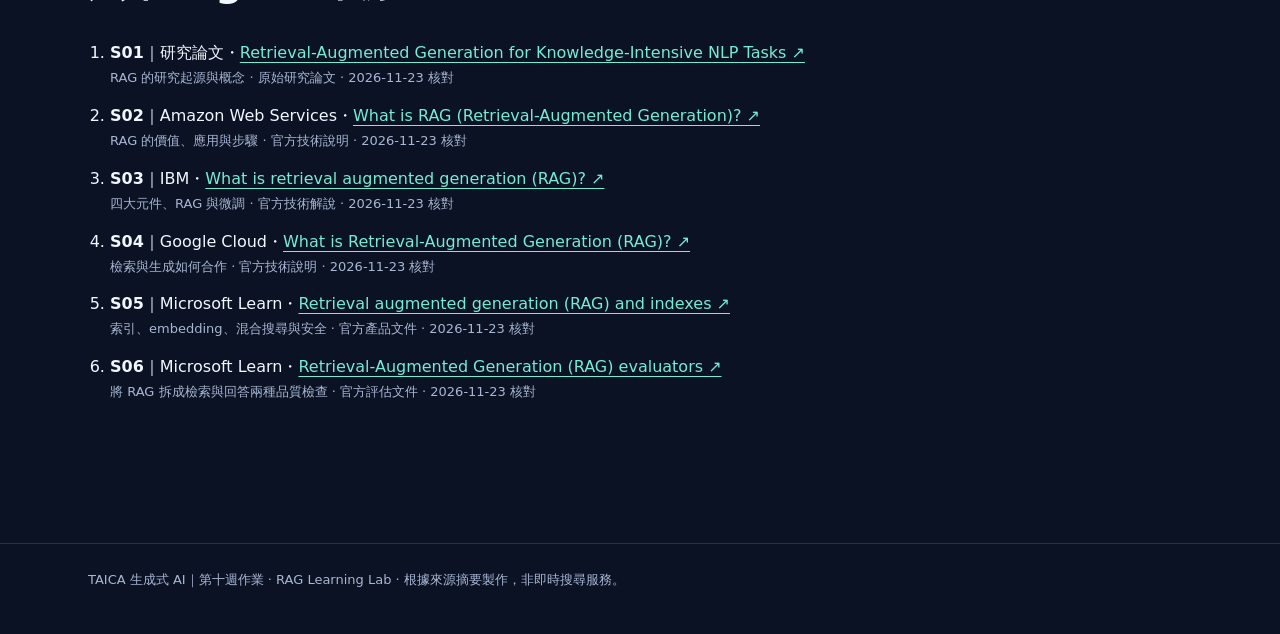
<file: wiki.html>
<!doctype html>
<html lang="zh-Hant"><head><meta charset="utf-8"><meta name="viewport" content="width=device-width,initial-scale=1"><meta name="description" content="RAG Learning Lab，第十週作業"><title>LLM Wiki｜RAG Learning Lab</title><link rel="stylesheet" href="assets/site.css"></head><body><header class="navbar"><div class="navinner"><a class="brand" href="index.html">◆ RAG <b>Learning Lab</b></a><nav class="navlinks" aria-label="主要導覽"><a href="index.html">專案首頁</a><a href="wiki.html">LLM Wiki</a><a href="slides.html">教學簡報</a><a href="workflow.html">Workflow</a></nav></div></header><main class="shell" style="padding-top:60px;padding-bottom:65px"><div class="eyebrow">KNOWLEDGE BASE / 6 SOURCES</div><h1 style="font-size:clamp(42px,5vw,65px)">RAG <em>知識庫</em></h1><p class="lead">本 Wiki 的內容僅取自六筆已核對的來源筆記（S01–S06），並用識別碼串起來源、證據卡、知識條目與投影片。所有內容為原創的中文整理，不重製原文全文。</p><div class="callout">閱讀方式：先選條目，再點擊每段後方的 <strong>［Sxx］</strong>，即可跳至原始資料清單。標示「教學情境」的例子是虛構的，不是校方真實資訊。</div><div class="grid2" style="margin-top:28px"><nav class="toc" aria-label="Wiki 條目"><h3>條目目錄</h3><a href="#chapter1">01　什麼是 RAG？</a><a href="#chapter2">02　RAG 的核心架構</a><a href="#chapter3">03　什麼是索引、Embedding 與混合搜尋？</a><a href="#chapter4">04　RAG 能做什麼？不能保證什麼？</a><a href="#chapter5">05　RAG 和 Fine-tuning 有何不同？</a><a href="#chapter6">06　怎麼檢查一套 RAG？</a></nav><aside class="panel"><div class="num">資料使用規則</div><h3>先找證據，再下結論</h3><p>沒有來源的技術主張不寫入 Wiki；來源相互矛盾時暫停，回到個別文獻；「降低幻覺風險」不能寫成「完全不會幻覺」。</p><a href="workflow.html">查看驗證規則 ↗</a></aside></div><article id="chapter1" class="article"><div class="eyebrow">WIKI / 01</div><h2>什麼是 RAG？</h2><p><strong>RAG（Retrieval-Augmented Generation，檢索增強生成）</strong> 是讓系統在生成回答前，先從外部資料來源取得相關內容，再將資料與問題一起提供給語言模型的設計方式。 <a class="cite" href="#S01">[S01]</a><a class="cite" href="#S02">[S02]</a><a class="cite" href="#S05">[S05]</a></p><p>可以把它想成「開書考試」：LLM 負責理解、整理與表達，知識庫提供可查驗的參考材料。這是教學比喻，不表示每次答案都有完整來源保證。 <a class="cite" href="#S02">[S02]</a><a class="cite" href="#S03">[S03]</a></p><p><strong>RAG 並不是一個特定聊天機器人或資料庫品牌。</strong> 它是一種將檢索與生成結合的工作流程。 <a class="cite" href="#S01">[S01]</a><a class="cite" href="#S04">[S04]</a></p></article><article id="chapter2" class="article"><div class="eyebrow">WIKI / 02</div><h2>RAG 的核心架構</h2><p><strong>資料準備（離線）</strong>：選擇文件 → 切分成適合檢索的片段 → 建立索引與必要的中繼資料。 <a class="cite" href="#S04">[S04]</a><a class="cite" href="#S05">[S05]</a></p><p><strong>問答（線上）</strong>：使用者提問 → 搜尋相關片段（Retrieve）→ 將片段加入問題（Augment）→ LLM 依內容生成回答（Generate）。 <a class="cite" href="#S03">[S03]</a><a class="cite" href="#S05">[S05]</a></p><p>IBM 將常見元件整理成：知識庫（knowledge base）、檢索器（retriever）、整合層（integration layer）、生成器（generator）。 <a class="cite" href="#S03">[S03]</a></p><p><strong>留意：</strong>「資料先入庫」和「提問時取資料」是兩個不同時間發生的流程；簡報將分開呈現。 <a class="cite" href="#S03">[S03]</a><a class="cite" href="#S05">[S05]</a></p></article><article id="chapter3" class="article"><div class="eyebrow">WIKI / 03</div><h2>什麼是索引、Embedding 與混合搜尋？</h2><p><strong>索引（index）</strong> 是幫助系統快速找到資料的結構，可以支援關鍵字、語意、向量或混合搜尋。 <a class="cite" href="#S05">[S05]</a></p><p><strong>Embedding（向量表示）</strong> 是把內容轉成數值表示，讓系統能以向量相似度作為檢索依據。它不是文字本身的「正確性分數」。 <a class="cite" href="#S03">[S03]</a><a class="cite" href="#S05">[S05]</a></p><p><strong>關鍵字搜尋</strong> 偏向比對詞彙；<strong>向量搜尋</strong> 利用數值表示找語意接近的內容；<strong>混合搜尋</strong> 結合不同檢索方式。沒有哪一種保證對所有任務都最好。 <a class="cite" href="#S05">[S05]</a></p><p>索引可保留來源標題、連結等資訊，使生成答案更容易附上可核對的出處。 <a class="cite" href="#S05">[S05]</a></p></article><article id="chapter4" class="article"><div class="eyebrow">WIKI / 04</div><h2>RAG 能做什麼？不能保證什麼？</h2><p><strong>常見用途：</strong> 使用內部文件回答員工問題、根據更新過的政策提供資訊、協助蒐集並整理研究資料。 <a class="cite" href="#S02">[S02]</a><a class="cite" href="#S03">[S03]</a></p><p><strong>相對於只靠模型記憶：</strong> 外部資料可獨立更新、能引入特定領域的文件、較容易追蹤回答依據。 <a class="cite" href="#S01">[S01]</a><a class="cite" href="#S02">[S02]</a><a class="cite" href="#S03">[S03]</a></p><p><strong>局限：</strong> 找錯資料、文件已過期、缺乏權限控管、LLM 忽略資料或錯誤歸納，仍可能讓答案不正確。RAG 不保證沒有幻覺。 <a class="cite" href="#S03">[S03]</a><a class="cite" href="#S05">[S05]</a></p><p>若使用敏感資料，應在檢索階段加入存取權限；取得的內容也不應被當成可信的程式指令。 <a class="cite" href="#S05">[S05]</a></p></article><article id="chapter5" class="article"><div class="eyebrow">WIKI / 05</div><h2>RAG 和 Fine-tuning 有何不同？</h2><p><strong>RAG：</strong> 主要解決「回答時需要可更新的外部知識」；通常不需要為新文件重新訓練基礎模型。 <a class="cite" href="#S02">[S02]</a><a class="cite" href="#S03">[S03]</a></p><p><strong>Fine-tuning（微調）：</strong> 透過額外訓練資料改變模型在特定任務或輸出方式上的表現。 <a class="cite" href="#S03">[S03]</a><a class="cite" href="#S05">[S05]</a></p><p><strong>兩者可結合：</strong> 比如用 RAG 提供最新產品資料，用微調改善固定格式的回覆習慣。但是否需要兩者要看需求與成本。 <a class="cite" href="#S03">[S03]</a></p></article><article id="chapter6" class="article"><div class="eyebrow">WIKI / 06</div><h2>怎麼檢查一套 RAG？</h2><p><strong>第一關：檢索品質。</strong> 問「取回的段落有回答所需的資訊嗎？」如果找錯片段，就應先修正資料或檢索，不必急著改生成語氣。 <a class="cite" href="#S05">[S05]</a><a class="cite" href="#S06">[S06]</a></p><p><strong>第二關：答案忠實度。</strong> 問「回答是否被取回資料支持？有沒有把條件、限制或數字講反？」 <a class="cite" href="#S03">[S03]</a><a class="cite" href="#S06">[S06]</a></p><p><strong>第三關：出處與權限。</strong> 問「每個重要結論能回到來源嗎？使用者是否有權讀到這份資料？」 <a class="cite" href="#S03">[S03]</a><a class="cite" href="#S05">[S05]</a></p><p><strong>教學情境（虛構）：</strong> 學生問「某堂課的加退選截止日」，系統先檢索教務公告，再以公告中的日期回答並附連結。這只是架構示意，未連接任何真實校務資料。 <a class="cite" href="#S02">[S02]</a><a class="cite" href="#S05">[S05]</a></p></article><section class="content" id="sources"><div class="eyebrow">SOURCE REGISTER</div><h2>六筆 ingest 來源</h2><ol class="sources-list"><li id="S01"><strong>S01</strong>｜研究論文・<a href="https://arxiv.org/abs/2005.11401" target="_blank" rel="noopener noreferrer">Retrieval-Augmented Generation for Knowledge-Intensive NLP Tasks ↗</a><div class="small">RAG 的研究起源與概念 · 原始研究論文 · 2026-11-23 核對</div></li><li id="S02"><strong>S02</strong>｜Amazon Web Services・<a href="https://aws.amazon.com/what-is/retrieval-augmented-generation/" target="_blank" rel="noopener noreferrer">What is RAG (Retrieval-Augmented Generation)? ↗</a><div class="small">RAG 的價值、應用與步驟 · 官方技術說明 · 2026-11-23 核對</div></li><li id="S03"><strong>S03</strong>｜IBM・<a href="https://www.ibm.com/think/topics/retrieval-augmented-generation" target="_blank" rel="noopener noreferrer">What is retrieval augmented generation (RAG)? ↗</a><div class="small">四大元件、RAG 與微調 · 官方技術解說 · 2026-11-23 核對</div></li><li id="S04"><strong>S04</strong>｜Google Cloud・<a href="https://cloud.google.com/use-cases/retrieval-augmented-generation" target="_blank" rel="noopener noreferrer">What is Retrieval-Augmented Generation (RAG)? ↗</a><div class="small">檢索與生成如何合作 · 官方技術說明 · 2026-11-23 核對</div></li><li id="S05"><strong>S05</strong>｜Microsoft Learn・<a href="https://learn.microsoft.com/en-us/azure/foundry/concepts/retrieval-augmented-generation?view=foundry-classic" target="_blank" rel="noopener noreferrer">Retrieval augmented generation (RAG) and indexes ↗</a><div class="small">索引、embedding、混合搜尋與安全 · 官方產品文件 · 2026-11-23 核對</div></li><li id="S06"><strong>S06</strong>｜Microsoft Learn・<a href="https://learn.microsoft.com/en-us/azure/foundry/concepts/evaluation-evaluators/rag-evaluators" target="_blank" rel="noopener noreferrer">Retrieval-Augmented Generation (RAG) evaluators ↗</a><div class="small">將 RAG 拆成檢索與回答兩種品質檢查 · 官方評估文件 · 2026-11-23 核對</div></li></ol></section></main><footer class="footer"><div class="shell">TAICA 生成式 AI｜第十週作業 · RAG Learning Lab · 根據來源摘要製作，非即時搜尋服務。</div></footer></body></html>
</file>
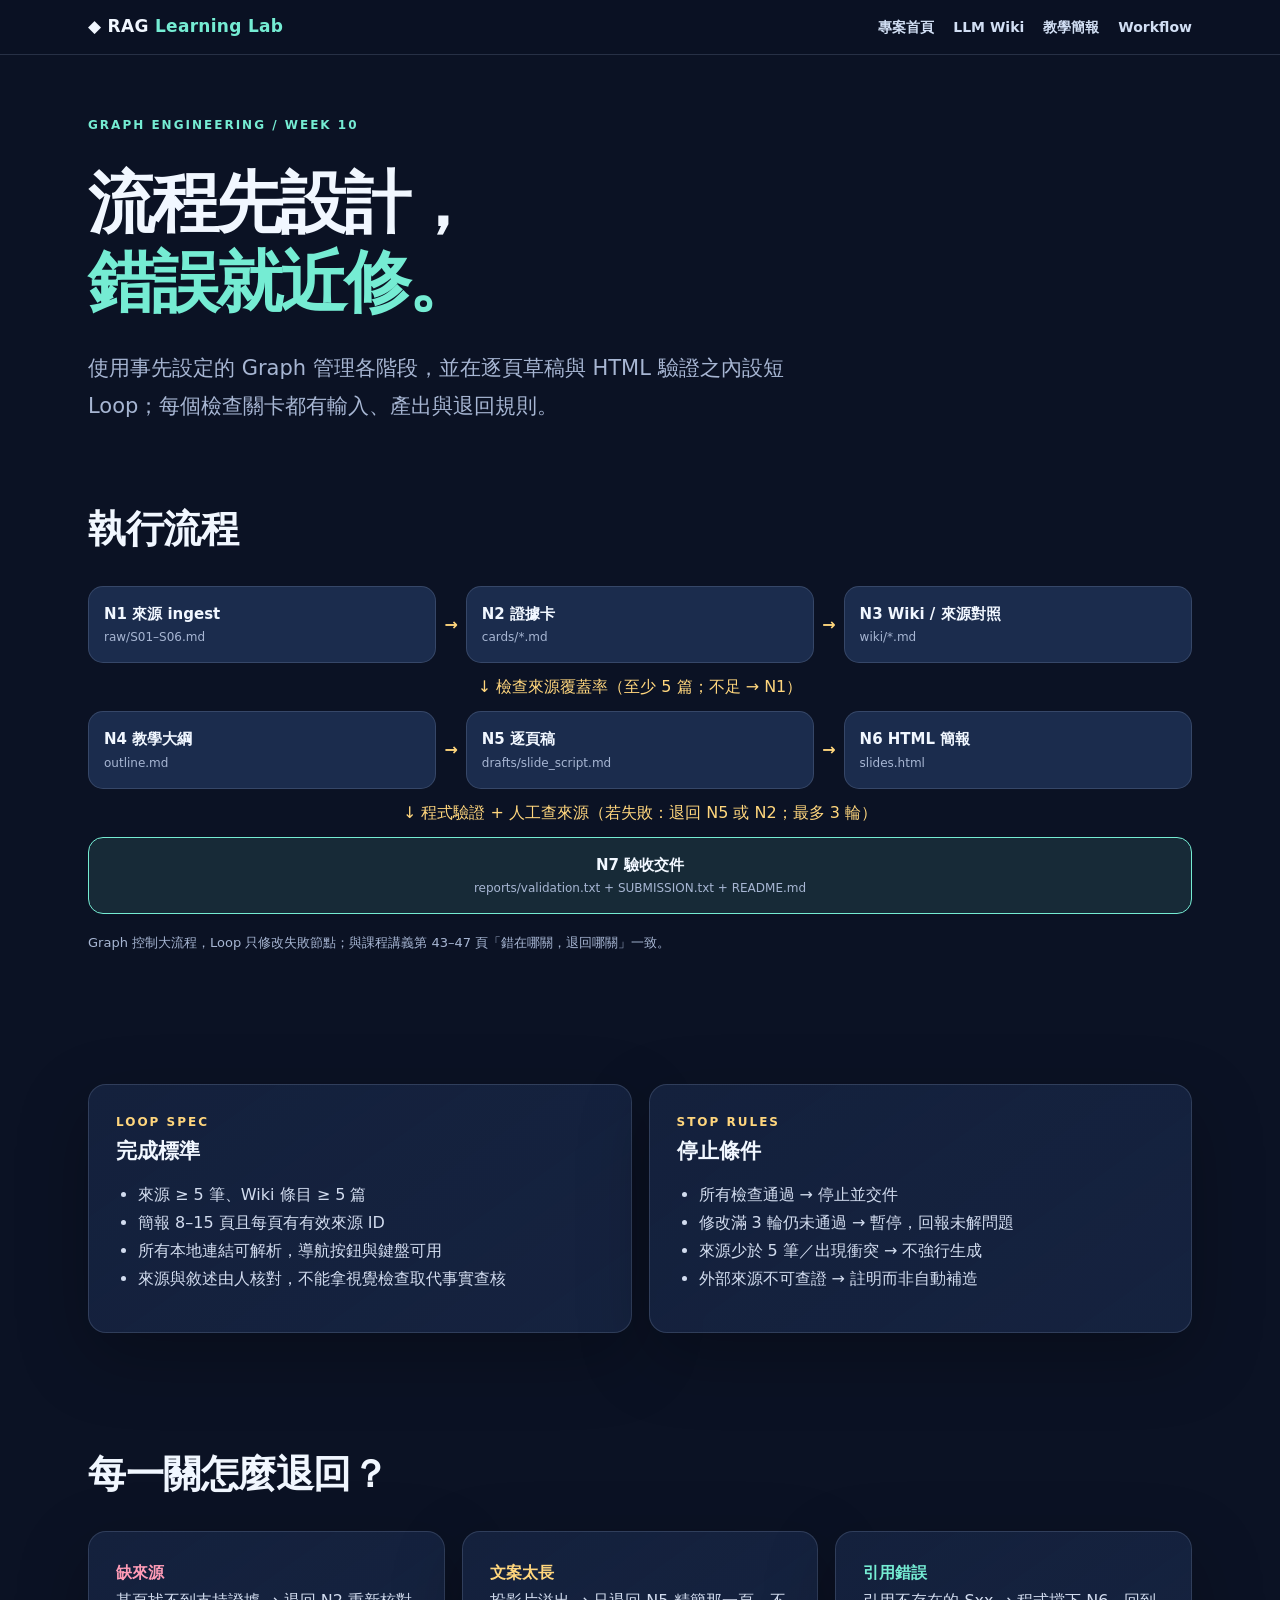
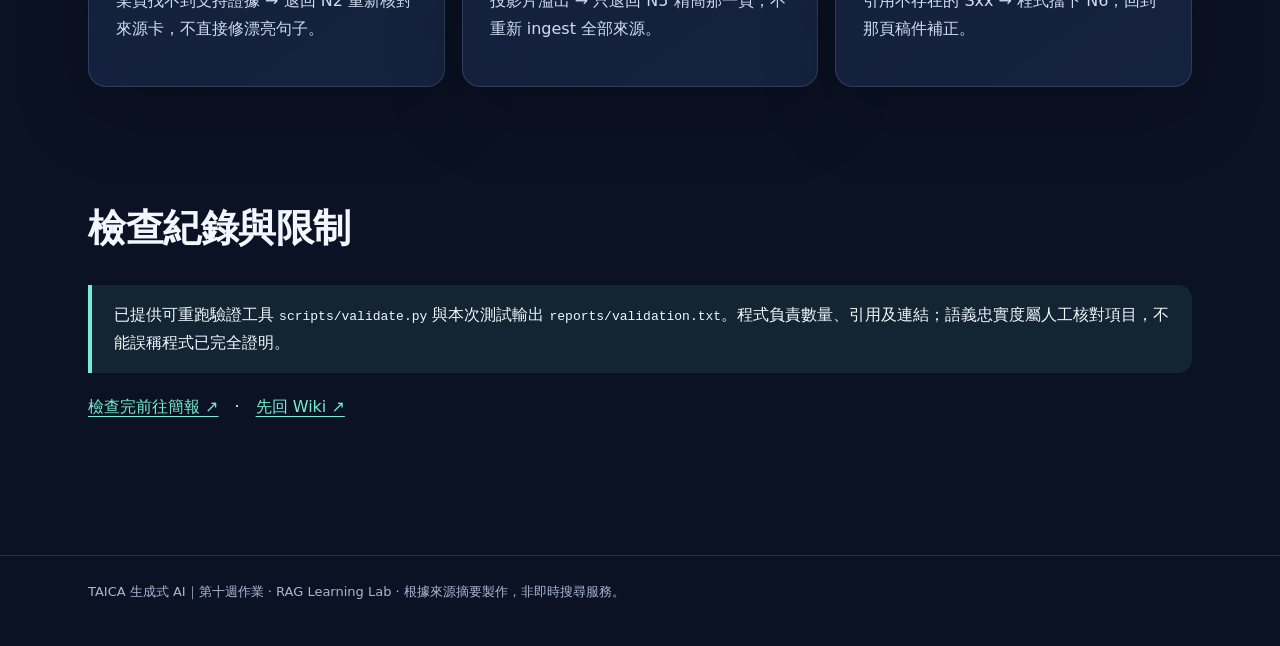
<file: workflow.html>
<!doctype html>
<html lang="zh-Hant"><head><meta charset="utf-8"><meta name="viewport" content="width=device-width,initial-scale=1"><meta name="description" content="RAG Learning Lab，第十週作業"><title>Graph / Loop｜RAG Learning Lab</title><link rel="stylesheet" href="assets/site.css"></head><body><header class="navbar"><div class="navinner"><a class="brand" href="index.html">◆ RAG <b>Learning Lab</b></a><nav class="navlinks" aria-label="主要導覽"><a href="index.html">專案首頁</a><a href="wiki.html">LLM Wiki</a><a href="slides.html">教學簡報</a><a href="workflow.html">Workflow</a></nav></div></header><main class="shell" style="padding-top:60px;padding-bottom:60px"><div class="eyebrow">GRAPH ENGINEERING / WEEK 10</div><h1 style="font-size:clamp(41px,5.4vw,67px)">流程先設計，<br><em>錯誤就近修。</em></h1><p class="lead">使用事先設定的 Graph 管理各階段，並在逐頁草稿與 HTML 驗證之內設短 Loop；每個檢查關卡都有輸入、產出與退回規則。</p><section class="content"><h2>執行流程</h2><div class="flowline"><div class="flowbox">N1 來源 ingest<span>raw/S01–S06.md</span></div><div class="arrow">→</div><div class="flowbox">N2 證據卡<span>cards/*.md</span></div><div class="arrow">→</div><div class="flowbox">N3 Wiki / 來源對照<span>wiki/*.md</span></div></div><div style="text-align:center;padding:10px;color:var(--gold)">↓ 檢查來源覆蓋率（至少 5 篇；不足 → N1）</div><div class="flowline"><div class="flowbox">N4 教學大綱<span>outline.md</span></div><div class="arrow">→</div><div class="flowbox">N5 逐頁稿<span>drafts/slide_script.md</span></div><div class="arrow">→</div><div class="flowbox">N6 HTML 簡報<span>slides.html</span></div></div><div style="text-align:center;padding:10px;color:var(--gold)">↓ 程式驗證 + 人工查來源（若失敗：退回 N5 或 N2；最多 3 輪）</div><div class="flowbox" style="text-align:center;background:rgba(117,236,211,.11);border-color:var(--mint)">N7 驗收交件 <span>reports/validation.txt + SUBMISSION.txt + README.md</span></div><p class="small" style="margin-top:18px">Graph 控制大流程，Loop 只修改失敗節點；與課程講義第 43–47 頁「錯在哪關，退回哪關」一致。</p></section><section class="content"><div class="grid2"><div class="panel"><div class="num">LOOP SPEC</div><h3>完成標準</h3><ul><li>來源 ≥ 5 筆、Wiki 條目 ≥ 5 篇</li><li>簡報 8–15 頁且每頁有有效來源 ID</li><li>所有本地連結可解析，導航按鈕與鍵盤可用</li><li>來源與敘述由人核對，不能拿視覺檢查取代事實查核</li></ul></div><div class="panel"><div class="num">STOP RULES</div><h3>停止條件</h3><ul><li>所有檢查通過 → 停止並交件</li><li>修改滿 3 輪仍未通過 → 暫停，回報未解問題</li><li>來源少於 5 筆／出現衝突 → 不強行生成</li><li>外部來源不可查證 → 註明而非自動補造</li></ul></div></div></section><section class="content"><h2>每一關怎麼退回？</h2><div class="grid3"><div class="panel"><strong style="color:var(--rose)">缺來源</strong><p>某頁找不到支持證據 → 退回 N2 重新核對來源卡，不直接修漂亮句子。</p></div><div class="panel"><strong style="color:var(--gold)">文案太長</strong><p>投影片溢出 → 只退回 N5 精簡那一頁，不重新 ingest 全部來源。</p></div><div class="panel"><strong style="color:var(--mint)">引用錯誤</strong><p>引用不存在的 Sxx → 程式擋下 N6，回到那頁稿件補正。</p></div></div></section><section class="content"><h2>檢查紀錄與限制</h2><div class="callout">已提供可重跑驗證工具 <code>scripts/validate.py</code> 與本次測試輸出 <code>reports/validation.txt</code>。程式負責數量、引用及連結；語義忠實度屬人工核對項目，不能誤稱程式已完全證明。</div><p style="margin-top:20px"><a href="slides.html">檢查完前往簡報 ↗</a>　·　<a href="wiki.html">先回 Wiki ↗</a></p></section></main><footer class="footer"><div class="shell">TAICA 生成式 AI｜第十週作業 · RAG Learning Lab · 根據來源摘要製作，非即時搜尋服務。</div></footer></body></html>
</file>
<file: assets/site.css>
/* Offline-first, no CDN or remote fonts. */
:root{--bg:#0b1224;--bg2:#111d38;--surface:#14213d;--surface2:#1b2c4d;--ink:#f1f7ff;--muted:#a7b6d3;--mint:#75ecd3;--gold:#ffd67d;--purple:#a7a4ff;--rose:#ff9cb7;--border:rgba(193,210,242,.16);--shadow:0 24px 70px rgba(0,0,0,.25)}
*{box-sizing:border-box}html{scroll-behavior:smooth}body{margin:0;background:var(--bg);color:var(--ink);font-family:ui-sans-serif,system-ui,-apple-system,'Noto Sans TC','Microsoft JhengHei',sans-serif;line-height:1.75}a{color:var(--mint);text-underline-offset:4px}a:hover{color:#fff}button{font:inherit}::selection{background:var(--mint);color:var(--bg)}
.shell{max-width:1160px;margin:0 auto;padding:0 28px}.navbar{position:sticky;top:0;z-index:10;background:rgba(11,18,36,.9);backdrop-filter:blur(18px);border-bottom:1px solid var(--border)}.navinner{max-width:1160px;margin:auto;display:flex;align-items:center;justify-content:space-between;padding:12px 28px;gap:22px}.brand{text-decoration:none;color:var(--ink);font-size:17px;font-weight:800;letter-spacing:.3px}.brand b{color:var(--mint)}.navlinks{display:flex;gap:19px;flex-wrap:wrap}.navlinks a{text-decoration:none;color:#d2dff4;font-size:14px;font-weight:650}.navlinks a:hover{color:var(--mint)}
.pill{display:inline-flex;align-items:center;gap:8px;border:1px solid rgba(117,236,211,.36);border-radius:100px;padding:6px 13px;font-size:12px;letter-spacing:1.2px;text-transform:uppercase;color:var(--mint);background:rgba(117,236,211,.06);font-weight:800}.hero{position:relative;overflow:hidden;padding:105px 0 86px}.hero:before{content:"";pointer-events:none;position:absolute;width:520px;height:520px;right:-120px;top:-220px;background:radial-gradient(circle,rgba(113,107,235,.25),transparent 70%)}h1,h2,h3,p{margin-top:0}h1{font-size:clamp(48px,6.2vw,88px);letter-spacing:-3px;line-height:1.18;margin:28px 0}h1 em{font-style:normal;color:var(--mint)}h2{font-size:clamp(28px,3vw,42px);line-height:1.3;letter-spacing:-.5px}h3{font-size:21px}.lead{font-size:clamp(16px,1.65vw,21px);color:var(--muted);max-width:750px;line-height:1.8}.small{font-size:13px;color:var(--muted)}.actions{display:flex;gap:12px;flex-wrap:wrap;margin:30px 0}.btn{display:inline-flex;align-items:center;justify-content:center;padding:13px 20px;border-radius:12px;text-decoration:none;font-weight:750;background:var(--mint);color:#102339;border:1px solid var(--mint);box-shadow:none}.btn.secondary{background:transparent;color:var(--ink);border-color:var(--border)}.btn:hover{color:#071626;transform:translateY(-2px)}.btn.secondary:hover{color:var(--mint)}.statrow{display:grid;grid-template-columns:repeat(3,minmax(0,1fr));gap:16px;margin:40px 0 0}.stat{background:var(--surface);padding:19px 24px;border:1px solid var(--border);border-radius:16px}.stat strong{font-size:33px;color:var(--gold);display:block;line-height:1.3}.stat span{font-size:13px;color:var(--muted)}section.content{padding:58px 0}.sectionhead{margin:0 0 24px}.eyebrow{color:var(--mint);font-size:12px;font-weight:850;letter-spacing:2px;text-transform:uppercase}.grid2{display:grid;grid-template-columns:repeat(2,minmax(0,1fr));gap:17px}.grid3{display:grid;grid-template-columns:repeat(3,minmax(0,1fr));gap:17px}.panel{border-radius:18px;background:linear-gradient(145deg,var(--surface),rgba(25,40,72,.75));border:1px solid var(--border);padding:27px;box-shadow:var(--shadow)}.panel p,.panel li{color:#d2dcef}.panel ul{padding-left:22px;margin:12px 0}.panel h3{margin:0 0 9px}.num{font-size:12px;letter-spacing:2px;color:var(--gold);font-weight:800}.muted{color:var(--muted)}.callout{border-left:4px solid var(--mint);padding:16px 22px;background:rgba(117,236,211,.08);border-radius:0 14px 14px 0}.flowline{display:flex;align-items:stretch;gap:8px;flex-wrap:wrap}.flowbox{flex:1;min-width:140px;border-radius:15px;padding:14px 15px;border:1px solid var(--border);background:var(--surface2);font-size:15px;font-weight:750}.flowbox span{display:block;font-size:12px;font-weight:400;color:var(--muted)}.arrow{font-weight:900;color:var(--gold);align-self:center}.footer{border-top:1px solid var(--border);padding:25px 0 42px;color:var(--muted);font-size:13px}.sources-list{padding-left:22px}.sources-list li{margin-bottom:12px;overflow-wrap:anywhere}.toc{border:1px solid var(--border);border-radius:18px;background:var(--surface);padding:22px}.toc a{text-decoration:none;display:block;padding:6px 0}.article{border-bottom:1px solid var(--border);padding:30px 0 40px;scroll-margin-top:90px}.article p{font-size:17px;color:#d9e5f7;line-height:1.95}.article h2{margin-top:0}.cite{font-size:12px;white-space:nowrap;text-decoration:none;color:#092630;background:var(--mint);padding:2px 7px;border-radius:5px;font-weight:800}.source-ref{border:1px solid var(--border);padding:20px;border-radius:14px;background:var(--surface);margin:12px 0;scroll-margin-top:90px}.source-ref p{color:var(--muted);margin:0}.source-ref strong{color:var(--gold)}
@media(max-width:700px){.navinner{align-items:flex-start;flex-direction:column;gap:9px}.navlinks{gap:12px}.shell{padding:0 18px}.hero{padding:58px 0}.grid2,.grid3{grid-template-columns:1fr}.statrow{grid-template-columns:repeat(3,1fr)}.stat{padding:13px}.stat strong{font-size:23px}h1{letter-spacing:-1px}.panel{padding:20px}}
</file>
